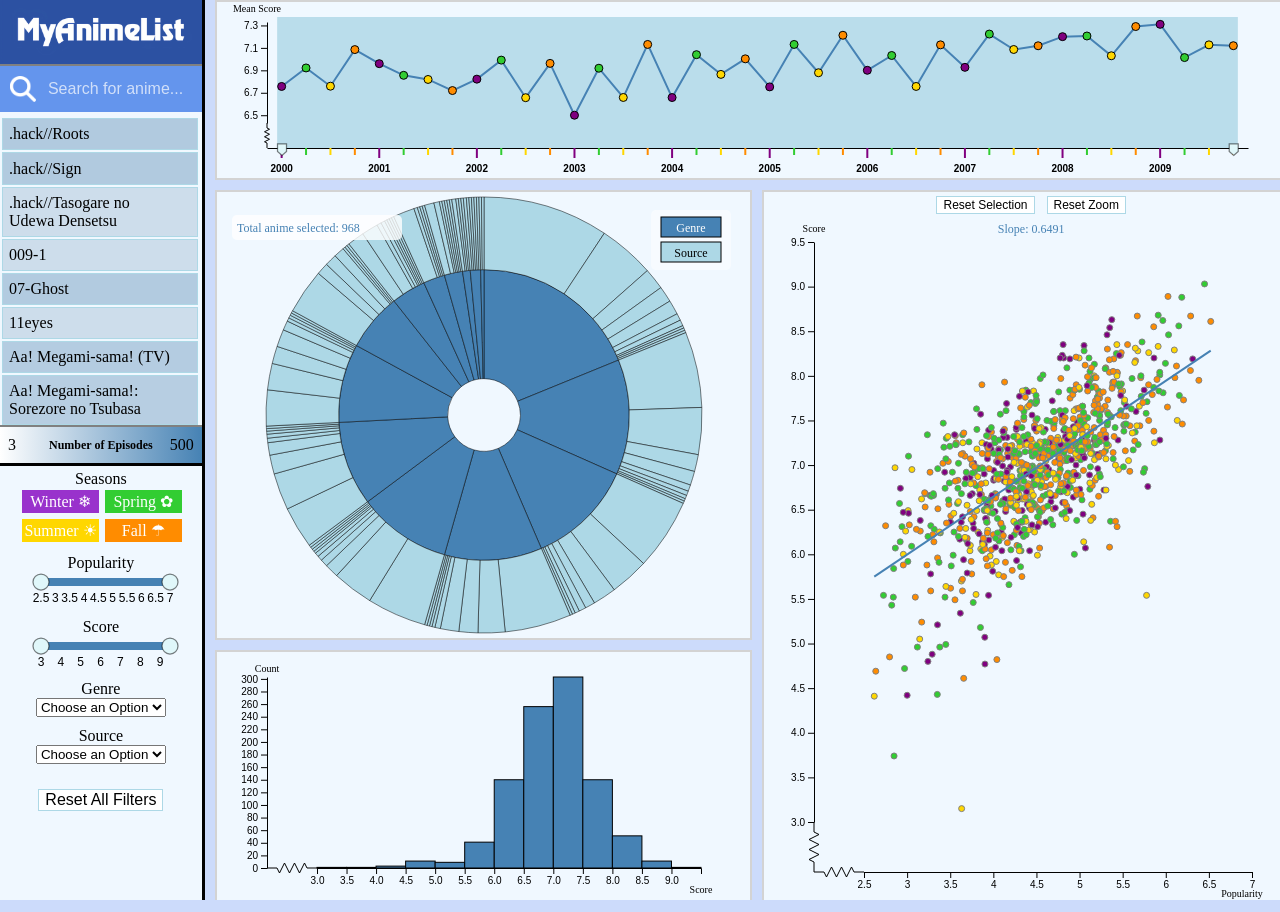
<file: Project/index.html>
<!DOCTYPE html>
<html lang="en">
  <head>
    <meta charset="UTF-8" />
    <meta name="viewport" content="width=device-width, initial-scale=1.0" />
    <link rel="stylesheet" href="style.css" />
    <link rel="icon" href="img/MyAnimeList_Logo.png">
    <script src="libs/d3@7"></script>
    <script type="text/javascript" src="libs/d3-simple-slider.min.js"></script>
    <title>MyAnimeList Dashboard</title>
  </head>
  <body onload="init()">
    <div class="container">
      <div id="FilterContainer">
        <div id="logo_container">
          <img src="img/MyAnimeList_-_Full_Text_Logo.jpg">
        </div>
        <div id="search_box_container">
          <img src="img/search-icon.png">
          <span><input type="text" id="search_box" placeholder="Search for anime..." oninput="createAnimeList()"></span>
        </div>
        <div id="anime_list"></div>
        <div id="anime_list_scale">
          <div id="anime_list_scale_left"></div><div id="anime_list_scale_label" style="font-size: 12px;"><b>Number of Episodes</b></div><div id="anime_list_scale_right"></div>
        </div>
        <div id='season_filter'>
          Seasons
          <div id='season_buttons_container'>
            <div class='season_button' id='winter_button' onclick="clickSeason('Winter');">Winter ❄</div>
            <div class='season_button' id='spring_button' onclick="clickSeason('Spring');">Spring ✿</div>
            <div class='season_button' id='summer_button' onclick="clickSeason('Summer');">Summer ☀</div>
            <div class='season_button' id='fall_button' onclick="clickSeason('Fall');">Fall ☂︎</div>
          </div>
        </div>
        <div id='popularity_filter'>
          Popularity
          <div class="slider-holder" id="pop_slider_container"></div>
        </div>
        <div id='score_filter'>
          Score
          <div class="slider-holder" id="score_slider_container"></div>
        </div>
        <div id='genre_filter'>
          Genre<br>
          <select name="genre_select" id="genre_select" onchange="clickGenre()"></select>
        </div>
        <div id='source_filter'>
          Source<br>
          <select name="source_select" id="source_select" onchange="clickSource()"></select>
        </div>
        <button class="scatter_plot_button" id="filter_reset_button" onclick="resetFilters()">Reset All Filters</button>
      </div>
      <div class="graph_container" id="ScentedPlot"></div>
      <div class="graph_container" id="Sunburst"></div>
      <div class="graph_container" id="Histogram"></div>
      <div class="graph_container" id="ScatterPlot">
        <div id="scatter_plot_info">
          <button class="scatter_plot_button" id="individual_selection_reset_button" onclick="resetIndividualSelection()">Reset Selection</button>
          <button class="scatter_plot_button" id="zoom_reset_button" onclick="resetScatterPlotZoom()">Reset Zoom</button>
          <div id="slope_value"></div>
        </div>
      </div>
    </div>
  </body>
  <script src="script.js"></script>
</html>
</file>
<file: Project/style.css>
.container {
  overflow: hidden;
  width: 100%;
  height: 100%;
  display: grid;
  grid-template-columns: 16% 42% 42%;
  grid-template-rows: 20% 50% 30%;
  gap: 10px;
}
.graph_container {
  width: flex;
  height: flex;
  text-align: center;
  border-style: solid;
  border-width: 2px;
  border-color: lightgrey;
  background-color: aliceblue;
}
#FilterContainer {
  background-color: aliceblue;
  grid-row: 1 / span 3;
  border-style: none solid none none;
  border-width: 3px;
  border-color: black;
}
#logo_container {
  width: 100%;
  height: 7%;
  overflow: hidden;
  background-color: #2e51a2;
}
#logo_container img {
  width: 100%;
  position: relative;
  top: 50%;
  transform: translateY(-50%);
}
#search_box_container {
  width: 100%;
  height: 5%;
  position: relative;
  display: inline-flex;
  background-color: cornflowerblue;
  overflow: hidden;
  border-style: solid none none none;
  border-width: 2px;
  border-color: grey;
}
#search_box_container img {
  position: relative;
  padding: 10px;
  height: auto;
  display: inline-block;
}
#search_box {
  width: 100%;
  flex-grow: 1;
  background-color: cornflowerblue;
  color: white;
  font-size: 16px;
  border-style: hidden;
  position: relative;
  top: 50%;
  transform: translateY(-50%);
}
#search_box::placeholder {
  color: white;
  opacity: 0.7;
}
#anime_list {
  width: 100%;
  height: 33.5%;
  position: relative;
  overflow-y: scroll;
}
#anime_list_scale {
  width: 100%;
  height: 4%;
  position: relative;
  background-image: linear-gradient(to right, white , steelblue);
  border-top: 2px solid grey;
  border-bottom: 3px solid black;
}
#anime_list_scale_left {
  width: 100%;
  position: absolute;
  top: 50%;
  transform: translateY(-50%);
  text-align: left;
}
#anime_list_scale_label {
  width: 100%;
  position: absolute;
  top: 50%;
  transform: translateY(-50%);
  text-align: center;
}
#anime_list_scale_right {
  width: 100%;
  position: absolute;
  top: 50%;
  transform: translateY(-50%);
  text-align: right;
}
.anime_list_element {
  width: 90%;
  margin: 2%;
  padding: 3%;
  text-wrap: pretty;
  height: fit-content;
  border-style: solid;
  border-width: 1px;
  margin: 2px;
  border-color: lightblue;
  cursor: pointer;
}
.anime_list_element.unclicked:hover {
  border-width: 2px;
  border-color: royalblue;
}
.anime_list_element.clicked {
  font-weight: bolder;
  border-width: 2px;
  border-color: black;
}
.anime_list_element.clicked:hover {
  font-weight: bold;
  border-width: 3px;
  border-color: black;
}
#season_filter {
  margin: 2% 0;
  text-align: center;
}
#season_buttons_container {
  width: 80%;
  position: relative;
  display: grid;
  grid-template-columns: 50% 50%;
  gap: 2px;
  margin: auto;
}
.season_button {
  height: fit-content;
  border-style: solid;
  border-width: 2px;
  border-color: aliceblue;
  padding: 2px;
  color: white;
  text-align: center;
  cursor: pointer;
}
#winter_button {
  background-color: darkorchid;
}
#winter_button:hover {
  border-style: solid;
  border-width: 2px;
  border-color: darkorchid;
  background-color: white;
  color: darkorchid;
}
#winter_button.active {
  border-style: solid;
  border-width: 2px;
  border-color: darkorchid;
  background-color: white;
  color: darkorchid;
}
#spring_button {
  background-color: limegreen;
}
#spring_button:hover {
  border-style: solid;
  border-width: 2px;
  border-color: limegreen;
  background-color: white;
  color: limegreen;
}
#spring_button.active {
  border-style: solid;
  border-width: 2px;
  border-color: limegreen;
  background-color: white;
  color: limegreen;
}
#summer_button {
  background-color: gold;
}
#summer_button:hover {
  border-style: solid;
  border-width: 2px;
  border-color: gold;
  background-color: white;
  color: gold;
}
#summer_button.active {
  border-style: solid;
  border-width: 2px;
  border-color: gold;
  background-color: white;
  color: gold;
}
#fall_button {
  background-color: darkorange;
}
#fall_button:hover {
  border-style: solid;
  border-width: 2px;
  border-color: darkorange;
  background-color: white;
  color: darkorange;
}
#fall_button.active {
  border-style: solid;
  border-width: 2px;
  border-color: darkorange;
  background-color: white;
  color: darkorange;
}

.slider-holder{
  width: 80%;
  margin: auto;
}
.ticks {
  font: 14px sans-serif;
}

.track,
.track-inset,
.track-overlay {
  stroke-linecap: round;
}

.track {
  stroke: #bbb;
  stroke-width: 5px;
}

.track-overlay {
  pointer-events: stroke;
  stroke-width: 50px;
  cursor: crosshair;
}

.sel-range{
  stroke: steelblue;
  stroke-width: 8px;
}

.handle {
  fill: #E0F7FA;
  stroke: #000;
  stroke-opacity: 0.5;
  stroke-width: 1.25px;
  cursor: pointer;
}
.handle:hover{
	fill: steelblue;
}
.handle.active {
  fill: #4DD0E1;
}

#popularity_filter {
  width: 100%;
  margin-top: 10px;
  text-align: center;
}
#popularity_input_container {
  width: 40%;
  display: grid;
  grid-template-columns: auto auto;
  gap: 2px;
  justify-content: center;
  margin: auto;
}
.popularity_button:hover {
  background-color: cornflowerblue;
}
#score_filter {
  width: 100%;
  margin-top: 10px;
  text-align: center;
}
#score_input_container {
  width: 40%;
  display: grid;
  grid-template-columns: auto auto;
  gap: 2px;
  justify-content: center;
  margin: auto;
}
#genre_filter {
  width: 100%;
  text-align: center;
  margin-top: 10px;
}
#genre_select {
  cursor: pointer;
}
#source_filter {
  width: 100%;
  text-align: center;
  margin-top: 10px;
}
#source_select {
  cursor: pointer;
}
#filter_reset_button {
  font-size: 16px;
  margin:25px auto;
  display: block;
}
#ScentedPlot {
  grid-column: 2 / span 2;
}
#Sunburst {
  grid-column: 2;
  grid-row: 2;
}
#Histogram {
  grid-column: 2;
  grid-row: 3;
}
#ScatterPlot {
  position:relative;
  grid-row: span 2;
  display: flex;
  justify-content: center;
}
#scatter_plot_info {
  position: absolute;
}
.scatter_plot_button {
  font-size: 12px;
  margin: 4px;
  position: relative;
  border: lightblue solid 1px;
  background-color: white;
}
.scatter_plot_button:hover {
  background-color: lightskyblue;
}
#slope_value {
  position: relative;
  height: fit-content;
  font-size: 12px;
  color: steelblue;
  margin: 4px;
  text-align: center;
}
.tooltip {
  position: absolute;
  text-align: left;
  padding: 5px 10px;
  font-size: 14px;
  background: white;
  border: 1px solid lightgray;
  border-radius: 5px;
  pointer-events: none;
  color: steelblue;
  box-shadow: 0px 0px 10px rgba(0, 0, 0, 0.1);
  z-index: 10;
  visibility: hidden;
  opacity: 0.9;
}
html,
body {
  height: 100%;
  margin: 0;
  font-family: Verdana;
  background-color: rgb(204, 219, 251);
  overflow: hidden;
}

button {
  font-size: 20px;
}
</file>
